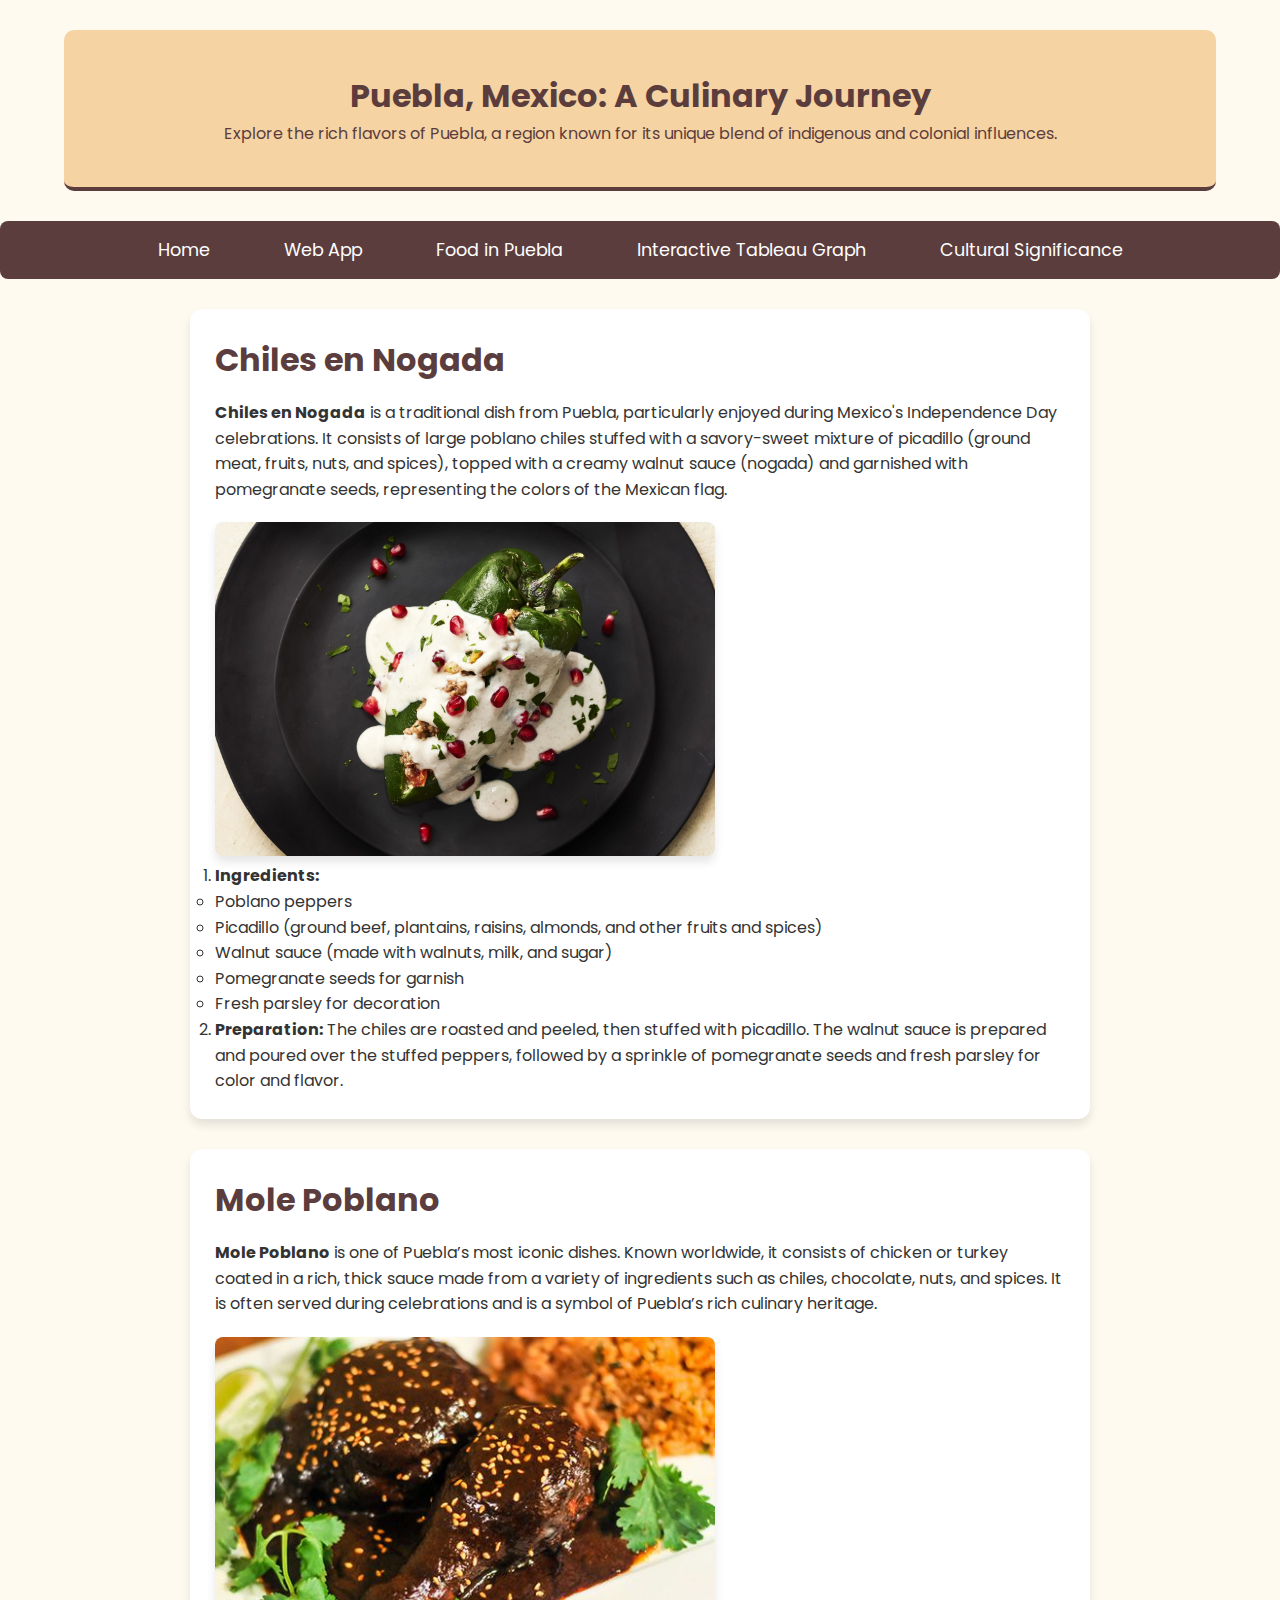
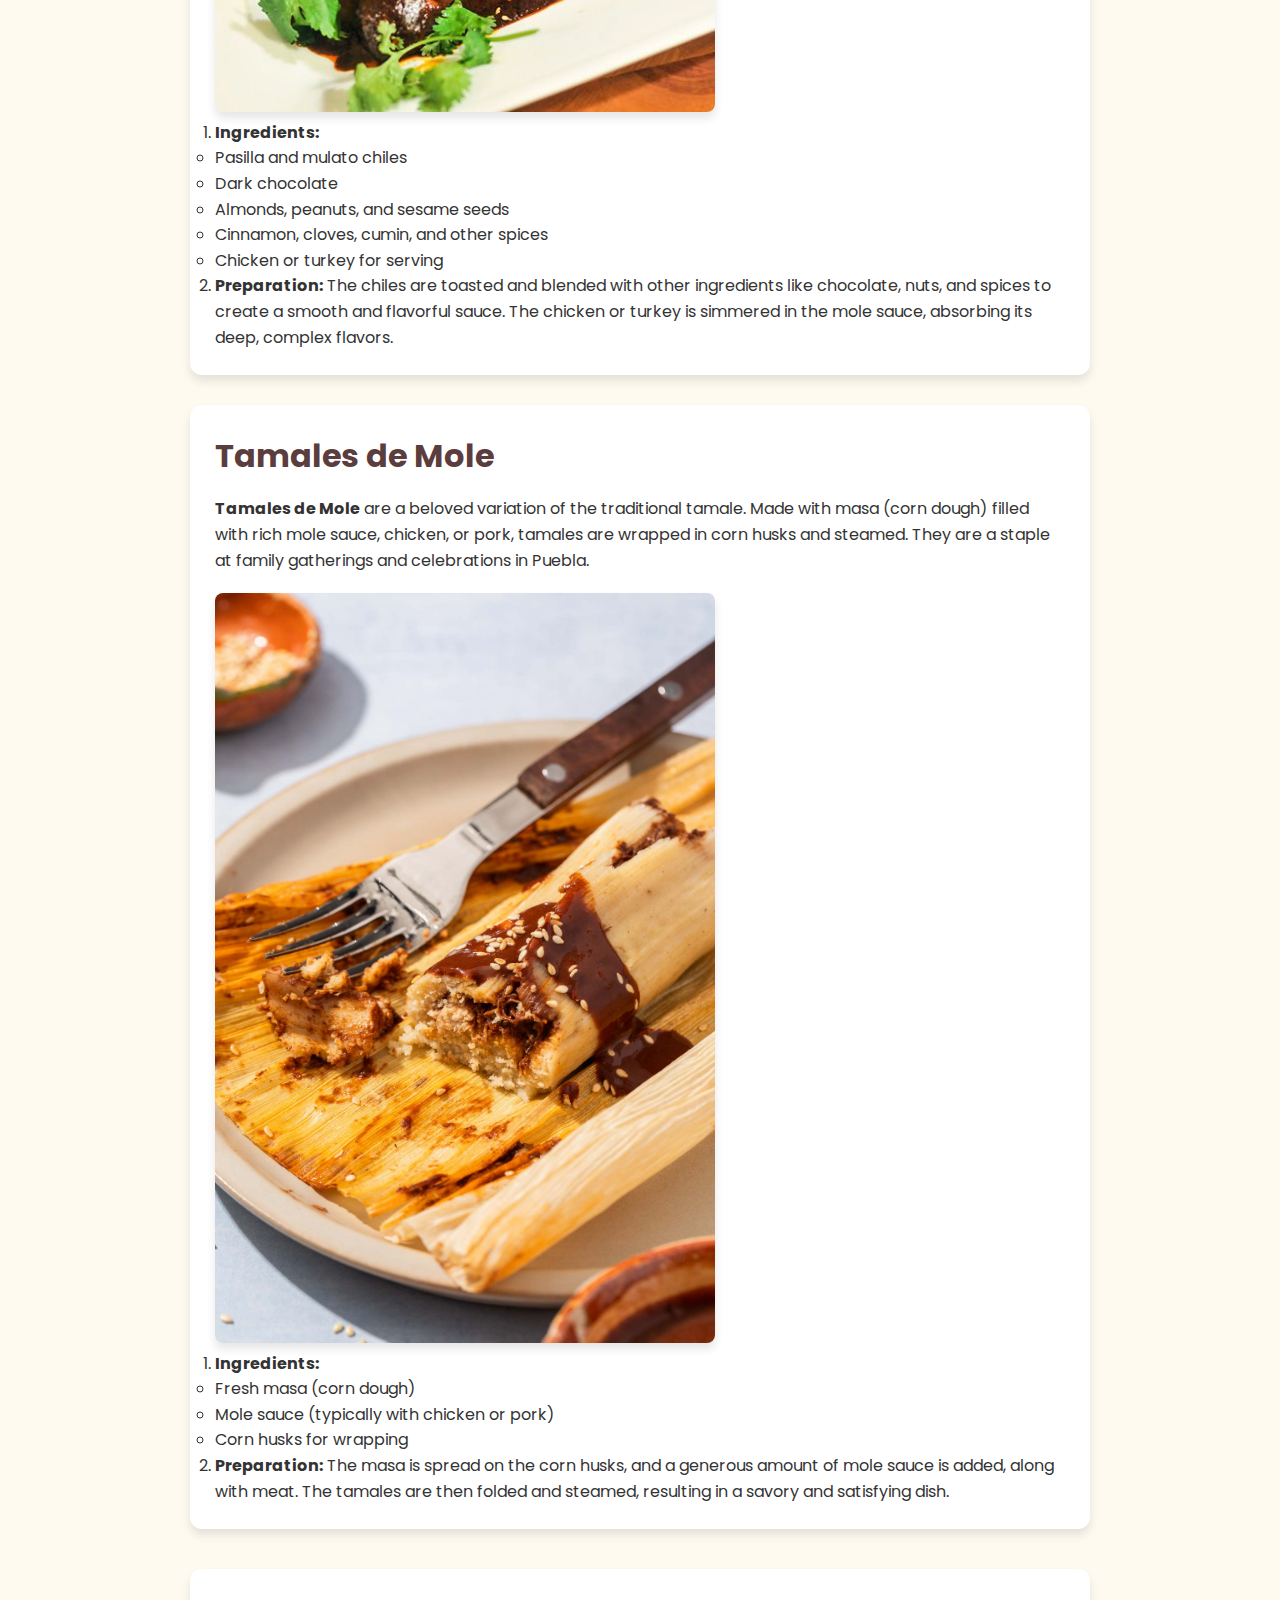
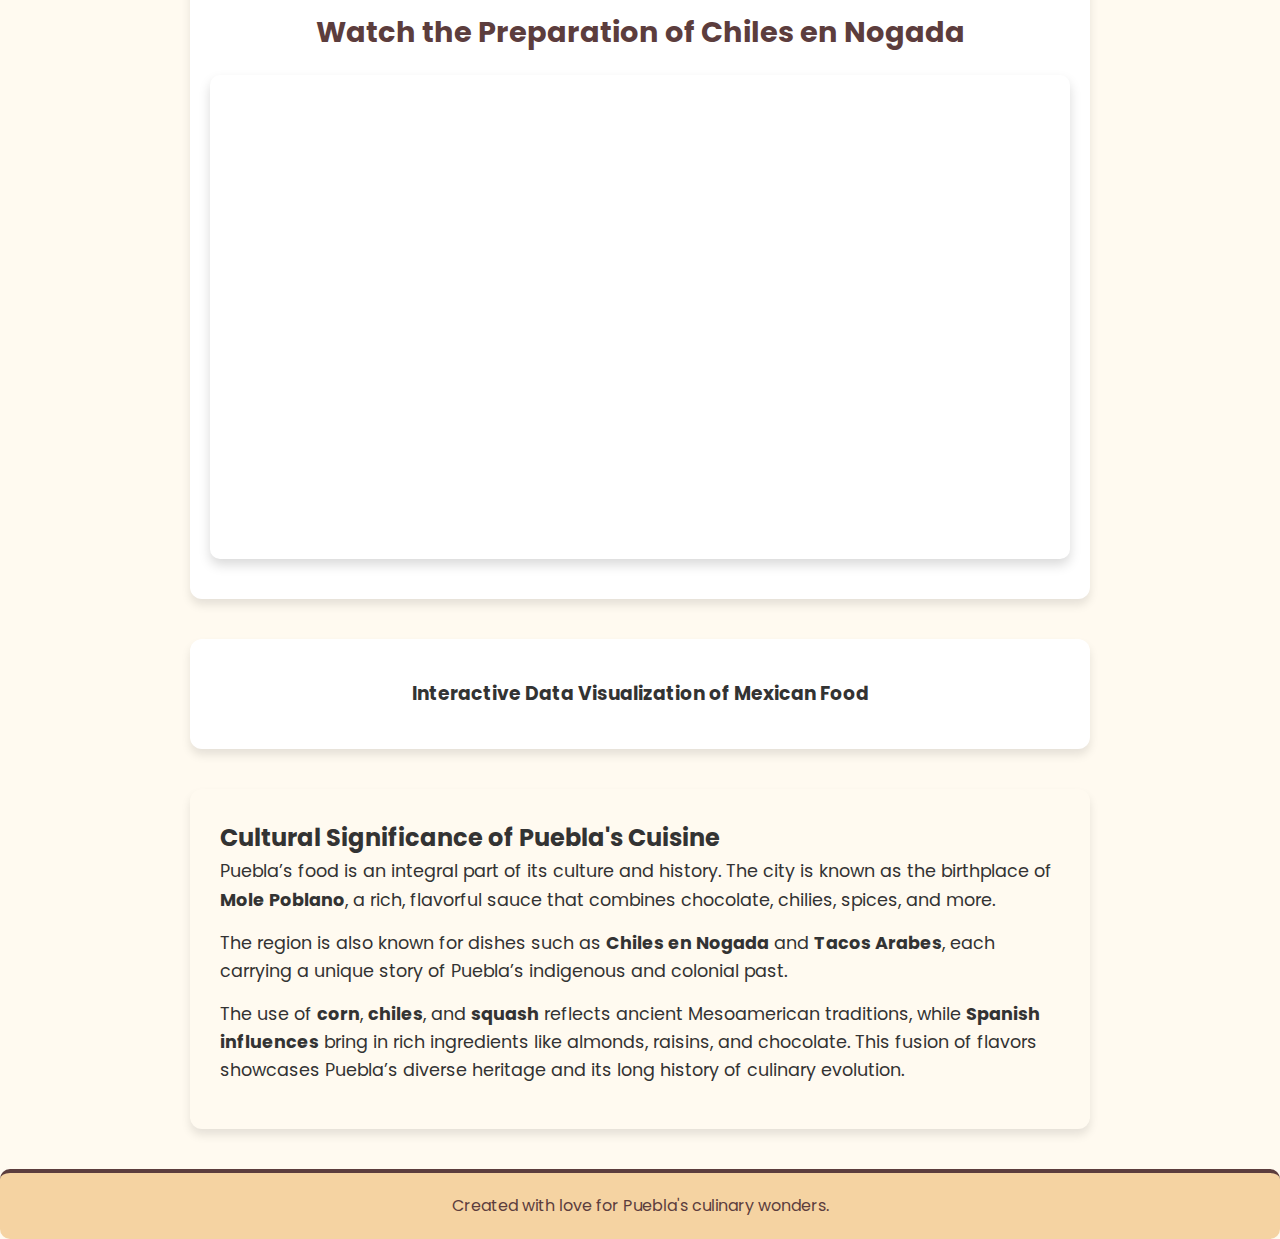
<file: scratch.html>
<!DOCTYPE html>
<html lang="en">
<head>
    <meta charset="UTF-8" />
    <meta name="viewport" content="width=device-width, initial-scale=1.0" />
    <meta http-equiv="X-UA-Compatible" content="ie=edge" />
    <title>Puebla, Mexico: Food Culture</title>
    <link rel="stylesheet" href="css/scratch.css" />
    <link href="https://fonts.googleapis.com/css2?family=Poppins:wght@400;600&display=swap" rel="stylesheet" />
</head>
<body>

    <!-- Header Section -->
    <header>
        <h1>Puebla, Mexico: A Culinary Journey</h1>
        <p>Explore the rich flavors of Puebla, a region known for its unique blend of indigenous and colonial influences.</p>
    </header>

    <!-- Navigation Menu -->
    <nav>
        <ul>
            <li><a href="index.html">Home</a></li>
            <li><a href="webapp.html">Web App</a></li>
            <li><a href="#puebla-food">Food in Puebla</a></li>
            <li><a href="#tableau-graph">Interactive Tableau Graph</a></li>
            <li><a href="#cultural-significance">Cultural Significance</a></li>
        </ul>
    </nav>

    <!-- Main Content Section -->
    <div id="puebla-food">
        <!-- Chiles en Nogada -->
        <div class="food-item">
            <h3>Chiles en Nogada</h3>
            <p><strong>Chiles en Nogada</strong> is a traditional dish from Puebla, particularly enjoyed during Mexico's Independence Day celebrations. It consists of large poblano chiles stuffed with a savory-sweet mixture of picadillo (ground meat, fruits, nuts, and spices), topped with a creamy walnut sauce (nogada) and garnished with pomegranate seeds, representing the colors of the Mexican flag.</p>
            
            <div class="food-image">
                <img src="assets/img/Chiles en Nogada.jpg" alt="Chiles en Nogada">
            </div>
            
            <ol>
                <li><strong>Ingredients:</strong>
                    <ul>
                        <li>Poblano peppers</li>
                        <li>Picadillo (ground beef, plantains, raisins, almonds, and other fruits and spices)</li>
                        <li>Walnut sauce (made with walnuts, milk, and sugar)</li>
                        <li>Pomegranate seeds for garnish</li>
                        <li>Fresh parsley for decoration</li>
                    </ul>
                </li>
                <li><strong>Preparation:</strong> The chiles are roasted and peeled, then stuffed with picadillo. The walnut sauce is prepared and poured over the stuffed peppers, followed by a sprinkle of pomegranate seeds and fresh parsley for color and flavor.</li>
            </ol>
        </div>

        <!-- Mole Poblano -->
        <div class="food-item">
            <h3>Mole Poblano</h3>
            <p><strong>Mole Poblano</strong> is one of Puebla’s most iconic dishes. Known worldwide, it consists of chicken or turkey coated in a rich, thick sauce made from a variety of ingredients such as chiles, chocolate, nuts, and spices. It is often served during celebrations and is a symbol of Puebla’s rich culinary heritage.</p>
            
            <div class="food-image">
                <img src="assets/img/Mole Poblano.jpg" alt="Mole Poblano">
            </div>
            
            <ol>
                <li><strong>Ingredients:</strong>
                    <ul>
                        <li>Pasilla and mulato chiles</li>
                        <li>Dark chocolate</li>
                        <li>Almonds, peanuts, and sesame seeds</li>
                        <li>Cinnamon, cloves, cumin, and other spices</li>
                        <li>Chicken or turkey for serving</li>
                    </ul>
                </li>
                <li><strong>Preparation:</strong> The chiles are toasted and blended with other ingredients like chocolate, nuts, and spices to create a smooth and flavorful sauce. The chicken or turkey is simmered in the mole sauce, absorbing its deep, complex flavors.</li>
            </ol>
        </div>

        <!-- Tamales de Mole -->
        <div class="food-item">
            <h3>Tamales de Mole</h3>
            <p><strong>Tamales de Mole</strong> are a beloved variation of the traditional tamale. Made with masa (corn dough) filled with rich mole sauce, chicken, or pork, tamales are wrapped in corn husks and steamed. They are a staple at family gatherings and celebrations in Puebla.</p>
            
            <div class="food-image">
                <img src="assets/img/Tamales de Mole.jpg" alt="Tamales de Mole">
            </div>
            
            <ol>
                <li><strong>Ingredients:</strong>
                    <ul>
                        <li>Fresh masa (corn dough)</li>
                        <li>Mole sauce (typically with chicken or pork)</li>
                        <li>Corn husks for wrapping</li>
                    </ul>
                </li>
                <li><strong>Preparation:</strong> The masa is spread on the corn husks, and a generous amount of mole sauce is added, along with meat. The tamales are then folded and steamed, resulting in a savory and satisfying dish.</li>
            </ol>
        </div>
    </div>

    <!-- Embedded YouTube Video -->
    <div id="video-section" class="youtube-section">
        <h3>Watch the Preparation of Chiles en Nogada</h3>
        <div class="video-wrapper">
            <iframe 
                src="https://www.youtube.com/embed/9gkGAgQPAvQ" 
                frameborder="0" 
                allowfullscreen 
                title="Chiles en Nogada Preparation">
            </iframe>
        </div>
    </div>       

    <!-- Interactive Tableau Graph -->
    <div id="tableau-graph" class="tableau-section">
        <h3>Interactive Data Visualization of Mexican Food</h3>
        <div class="tableauPlaceholder" id="viz1744741173223" style="position: relative;">
            <noscript>
                <a href="#">
                    <img alt="Dashboard 1" src="https://public.tableau.com/static/images/Se/SelectedMexicanRestaurantChains1962-2018/Dashboard1/1_rss.png" style="border: none;" />
                </a>
            </noscript>
            <object class="tableauViz" style="display:none;">
                <param name="host_url" value="https%3A%2F%2Fpublic.tableau.com%2F" />
                <param name="embed_code_version" value="3" />
                <param name="site_root" value="" />
                <param name="name" value="SelectedMexicanRestaurantChains1962-2018/Dashboard1" />
                <param name="tabs" value="no" />
                <param name="toolbar" value="yes" />
                <param name="static_image" value="https://public.tableau.com/static/images/Se/SelectedMexicanRestaurantChains1962-2018/Dashboard1/1.png" />
                <param name="animate_transition" value="yes" />
                <param name="display_static_image" value="yes" />
                <param name="display_spinner" value="yes" />
                <param name="display_overlay" value="yes" />
                <param name="display_count" value="yes" />
                <param name="language" value="en-US" />
            </object>
        </div>
        <script type="text/javascript">
            var divElement = document.getElementById('viz1744741173223');
            var vizElement = divElement.getElementsByTagName('object')[0];
            vizElement.style.minWidth = '420px';
            vizElement.style.maxWidth = '1000px';
            vizElement.style.width = '100%';
            vizElement.style.minHeight = '587px';
            vizElement.style.maxHeight = '887px';
            vizElement.style.height = (divElement.offsetWidth * 0.75) + 'px';
            var scriptElement = document.createElement('script');
            scriptElement.src = 'https://public.tableau.com/javascripts/api/viz_v1.js';
            vizElement.parentNode.insertBefore(scriptElement, vizElement);
        </script>
    </div>
    

    <!-- Cultural Significance Section -->
    <section id="cultural-significance" class="extra-section">
        <h2>Cultural Significance of Puebla's Cuisine</h2>
        <p>
            Puebla’s food is an integral part of its culture and history. The city is known as the birthplace of <strong>Mole Poblano</strong>, 
            a rich, flavorful sauce that combines chocolate, chilies, spices, and more.
        </p>
        <p>
            The region is also known for dishes such as <strong>Chiles en Nogada</strong> and <strong>Tacos Arabes</strong>, each carrying a unique story of Puebla’s indigenous and colonial past.
        </p>
        <p>
            The use of <strong>corn</strong>, <strong>chiles</strong>, and <strong>squash</strong> reflects ancient Mesoamerican traditions, while <strong>Spanish influences</strong> 
            bring in rich ingredients like almonds, raisins, and chocolate. This fusion of flavors showcases Puebla’s diverse heritage and its long history of culinary evolution.
        </p>
    </section>

    <!-- Footer -->
    <footer>
        <p>Created with love for Puebla's culinary wonders.</p>
    </footer>

    <!-- Back to Top Button -->
    <div id="back-to-top">&#8593; Back to Top</div>

    <script>
        window.onscroll = function () {
            var topButton = document.getElementById("back-to-top");
            if (document.body.scrollTop > 200 || document.documentElement.scrollTop > 200) {
                topButton.style.display = "block";
            } else {
                topButton.style.display = "none";
            }
        };
        document.getElementById("back-to-top").onclick = function () {
            window.scrollTo({ top: 0, behavior: "smooth" });
        };
    </script>
</body>
</html>
</file>
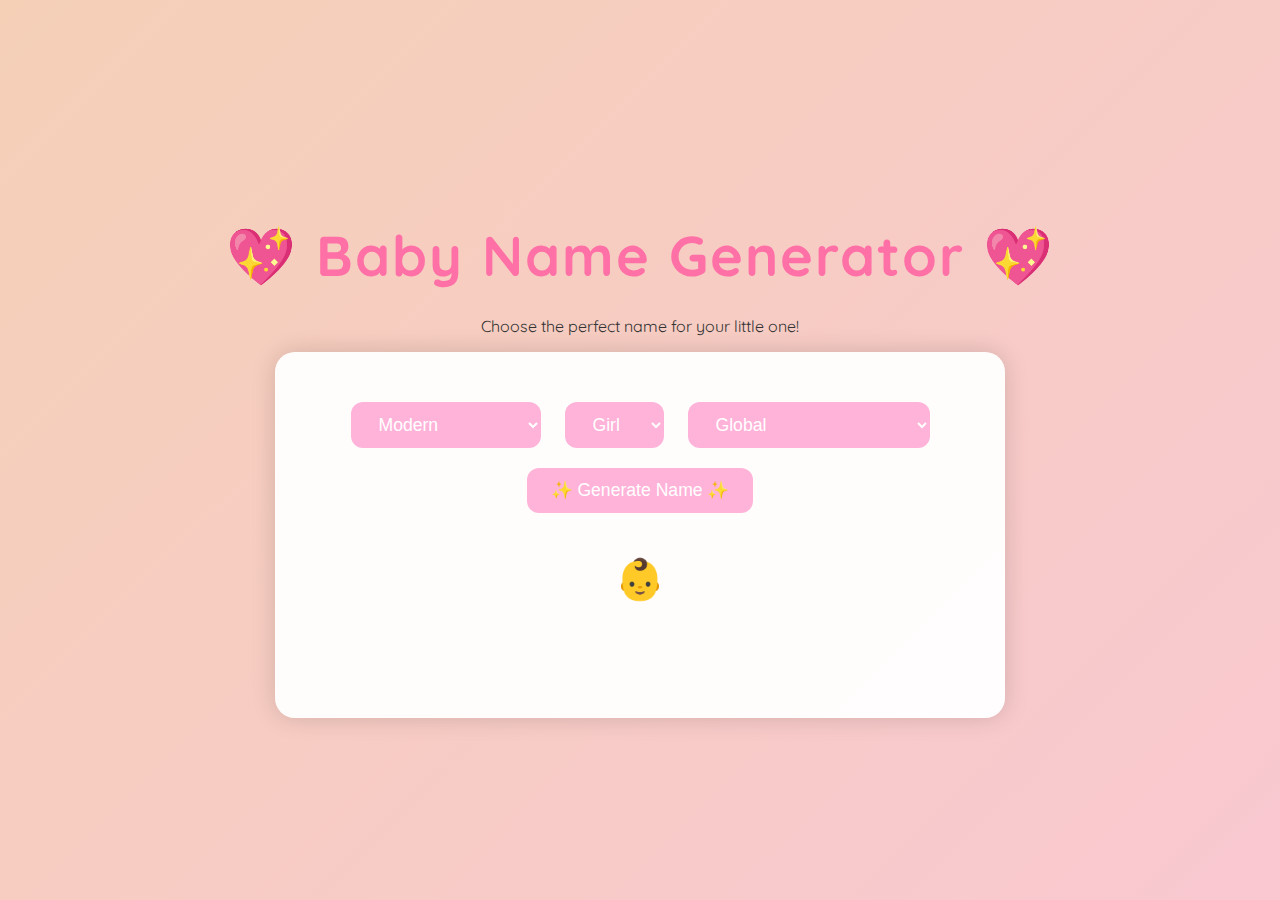
<file: webapp.html>
<!DOCTYPE html>
<html lang="en">
<head>
  <meta charset="UTF-8" />
  <meta name="viewport" content="width=device-width, initial-scale=1.0"/>
  <title>💖 Baby Name Generator 💖</title>
  <link href="https://fonts.googleapis.com/css2?family=Quicksand:wght@400;700&display=swap" rel="stylesheet">
  <style>
    body {
      margin: 0;
      font-family: 'Quicksand', sans-serif;
      background: linear-gradient(135deg, #f5d0b7, #f9c8d1);
      color: #333;
      text-align: center;
      display: flex;
      flex-direction: column;
      justify-content: center;
      min-height: 100vh;
    }

    h1 {
      font-size: 3.5em;
      margin-bottom: 10px;
      color: #ff70a6;
      letter-spacing: 2px;
    }

    .generator-box {
      background: rgba(255, 255, 255, 0.95);
      border-radius: 20px;
      padding: 40px;
      width: 90%;
      max-width: 650px;
      margin: 0 auto;
      box-shadow: 0 0 25px rgba(0, 0, 0, 0.15);
    }

    select, button {
      padding: 12px 24px;
      margin: 10px;
      font-size: 1.1em;
      border: none;
      border-radius: 12px;
      cursor: pointer;
      background-color: #ffb3d9;
      color: #fff;
      transition: background 0.3s ease;
    }

    select:hover, button:hover {
      background-color: #ff70a6;
    }

    .name-result {
      font-size: 2.5em;
      margin: 30px 0 10px;
      font-weight: bold;
      animation: glow 2s infinite alternate;
      color: #ff70a6;
    }

    .oracle {
      font-size: 1.3em;
      color: #555;
      margin-top: 15px;
      font-style: italic;
      transition: opacity 0.4s ease-in-out;
      min-height: 60px;
    }

    @keyframes glow {
      from {
        text-shadow: 0 0 10px #ff70a6, 0 0 20px #ff70a6;
      }
      to {
        text-shadow: 0 0 20px #ff70a6, 0 0 30px #ff70a6;
      }
    }
  </style>
</head>
<body>
  <h1>💖 Baby Name Generator 💖</h1>
  <p>Choose the perfect name for your little one!</p>

  <div class="generator-box">
    <select id="style">
      <option value="modern">Modern</option>
      <option value="vintage">Vintage</option>
      <option value="fantasy">Fantasy</option>
      <option value="mythological">Mythological</option>
      <option value="nature">Nature-Inspired</option>
      <option value="futuristic">Futuristic</option>
      <option value="popculture">Pop Culture</option>
    </select>

    <select id="gender">
      <option value="girl">Girl</option>
      <option value="boy">Boy</option>
      <option value="any">Any</option>
    </select>

    <select id="region">
      <option value="global">Global</option>
      <option value="nordic">Nordic</option>
      <option value="japanese">Japanese</option>
      <option value="arabic">Arabic</option>
      <option value="french">French</option>
      <option value="african">African</option>
      <option value="slavic">Slavic</option>
      <option value="nativeamerican">Native American</option>
      <option value="indian">Indian (Hindi/Sanskrit)</option>
    </select>

    <button id="generateBtn">✨ Generate Name ✨</button>

    <div class="name-result" id="resultName">👶</div>
    <div class="oracle" id="oracleMessage"></div>
  </div>

  <script>
    const names = {
      modern: { boy: ["Jaxon", "Kai", "Zayden", "Leo", "Maverick"], girl: ["Nova", "Aria", "Zoe", "Luna", "Harper"] },
      vintage: { boy: ["Theodore", "Henry", "Arthur", "Walter", "Oscar"], girl: ["Clara", "Eleanor", "Mabel", "Florence", "Hazel"] },
      fantasy: { boy: ["Aelric", "Thorne", "Draven", "Kael", "Lucan"], girl: ["Elira", "Sylvi", "Arwen", "Lyra", "Nimara"] },
      mythological: { boy: ["Zeus", "Apollo", "Hercules", "Thor", "Loki"], girl: ["Athena", "Freya", "Artemis", "Hera", "Persephone"] },
      nature: { boy: ["River", "Ash", "Oak", "Sky", "Wolf"], girl: ["Willow", "Rose", "Ivy", "Lily", "Autumn"] },
      futuristic: { boy: ["Zane", "Caden", "Axel", "Kai", "Jett"], girl: ["Nova", "Astra", "Lyra", "Quinn", "Zara"] },
      popculture: { boy: ["Luke", "Anakin", "Jon", "Harry", "Clark"], girl: ["Leia", "Aria", "Khaleesi", "Hermione", "Wanda"] },
      nordic: { boy: ["Bjorn", "Erik", "Leif", "Sven", "Thor"], girl: ["Astrid", "Freya", "Ingrid", "Saga", "Liv"] },
      japanese: { boy: ["Haruto", "Ren", "Takumi", "Souta", "Kaito"], girl: ["Yui", "Hana", "Aiko", "Rin", "Mei"] },
      arabic: { boy: ["Omar", "Yusuf", "Khalid", "Tariq", "Samir"], girl: ["Layla", "Noor", "Amina", "Zara", "Nadia"] },
      french: { boy: ["Louis", "Jules", "Hugo", "Emile", "Maxime"], girl: ["Amelie", "Chloe", "Sophie", "Juliette", "Elodie"] },
      african: { boy: ["Kofi", "Kwame", "Zuberi", "Tariq", "Omar"], girl: ["Amina", "Zara", "Imani", "Nia", "Asha"] },
      slavic: { boy: ["Vladimir", "Alexei", "Mikhail", "Nikolai", "Dmitri"], girl: ["Anastasia", "Katerina", "Olga", "Irina", "Elena"] },
      nativeamerican: { boy: ["Dakota", "Tawodi", "Ahyoka", "Kitchi", "Takoda"], girl: ["Aiyana", "Takara", "Wynona", "Sakari", "Pavati"] },
      indian: { boy: ["Aarav", "Vivaan", "Ishaan", "Raghav", "Dev"], girl: ["Aditi", "Anaya", "Meera", "Isha", "Priya"] }
    };

    const predictions = {
      modern: ["will disrupt trends and start new ones!", "has a bright future in tech innovation!", "is destined to shine on social media!"],
      vintage: ["will bring old soul wisdom to the world.", "was born to host elegant tea parties.", "might love classic literature and jazz."],
      fantasy: ["will ride dragons before their fifth birthday.", "is fated to discover hidden kingdoms.", "might have magical powers by moonlight."],
      mythological: ["will wrestle gods and win.", "is descended from legends untold.", "was born under a divine prophecy."],
      nature: ["will talk to trees and animals.", "is most at peace barefoot in a forest.", "might one day protect the planet."],
      futuristic: ["will explore galaxies in a neon spacesuit.", "may invent teleportation.", "is from the year 3024 (but don’t tell anyone)."],
      popculture: ["will star in their own Netflix series.", "knows every fandom ever.", "may be the next superhero."],
    };

    const resultName = document.getElementById("resultName");
    const oracleMessage = document.getElementById("oracleMessage");

    function getRandom(arr) {
      return arr[Math.floor(Math.random() * arr.length)];
    }

    function generateName() {
      const style = document.getElementById("style").value;
      let gender = document.getElementById("gender").value;
      const region = document.getElementById("region").value;

      if (gender === "any") gender = Math.random() < 0.5 ? "boy" : "girl";

      let pool = [];

      if (region !== "global" && names[region] && names[region][gender]) {
        pool = names[region][gender];
      } else if (names[style] && names[style][gender]) {
        pool = names[style][gender];
      }

      const name = getRandom(pool);
      resultName.textContent = name;

      const prediction = getRandom(predictions[style] || ["has a mysterious destiny..."]);
      oracleMessage.textContent = `${name} ${prediction}`;
    }

    document.getElementById("generateBtn").addEventListener("click", generateName);
  </script>
</body>
</html>
</file>
<file: css/scratch.css>
* {
    margin: 0;
    padding: 0;
    box-sizing: border-box;
}

body {
    font-family: 'Poppins', sans-serif;
    background-color: #FFFAF0;
    color: #333;
    line-height: 1.6;
}

header {
    background-color: #F5D3A2;
    color: #5c3d3d;
    padding: 40px;
    text-align: center;
    border-bottom: 4px solid #5c3d3d;
    border-radius: 10px;
    width: 90%;
    margin: 30px auto;
}

nav {
    background-color: #5c3d3d;
    color: white;
    padding: 15px 0;
    text-align: center;
    border-radius: 8px;
    margin: 20px auto;
}

nav ul {
    list-style: none;
}

nav ul li {
    display: inline;
    margin: 0 20px;
}

nav ul li a {
    color: white;
    font-size: 1.1rem;
    text-decoration: none;
    padding: 10px 15px;
}

nav ul li a:hover {
    background-color: #F5D3A2;
    color: #5c3d3d;
    border-radius: 5px;
}

.food-item {
    background-color: #fff;
    margin: 30px auto;
    padding: 25px;
    max-width: 900px;
    border-radius: 12px;
    box-shadow: 0 6px 10px rgba(0, 0, 0, 0.1);
}

.food-item h3 {
    font-size: 2rem;
    color: #5c3d3d;
    margin-bottom: 15px;
}

.food-image img {
    width: 100%;
    max-width: 500px;
    border-radius: 8px;
    margin-top: 20px;
    box-shadow: 0 6px 10px rgba(0, 0, 0, 0.1);
}

.youtube-section {
    background-color: #fff;
    padding: 40px 20px;
    margin: 40px auto;
    text-align: center;
    max-width: 900px;
    border-radius: 12px;
    box-shadow: 0 6px 10px rgba(0, 0, 0, 0.1);
}

.youtube-section h3 {
    color: #5c3d3d;
    font-size: 1.8rem;
    margin-bottom: 20px;
}

/* Responsive video container */
.video-wrapper {
    position: relative;
    padding-bottom: 56.25%; /* 16:9 Aspect Ratio */
    height: 0;
    overflow: hidden;
    border-radius: 10px;
    box-shadow: 0 6px 12px rgba(0, 0, 0, 0.15);
}

.video-wrapper iframe {
    position: absolute;
    top: 0;
    left: 0;
    width: 100%;
    height: 100%;
    border: none;
    border-radius: 10px;
}



.tableau-section {
    background-color: #ffffff;
    padding: 40px 20px;
    margin: 40px auto;
    border-radius: 12px;
    text-align: center;
    max-width: 900px;
    box-shadow: 0 6px 10px rgba(0, 0, 0, 0.1);
}


footer {
    background-color: #F5D3A2;
    padding: 20px;
    text-align: center;
    font-size: 1rem;
    color: #5c3d3d;
    margin-top: 40px;
    border-top: 4px solid #5c3d3d;
    border-radius: 10px;
}

#back-to-top {
    display: none;
    position: fixed;
    bottom: 20px;
    right: 20px;
    background-color: #5c3d3d;
    color: white;
    padding: 10px 20px;
    border-radius: 50%;
    cursor: pointer;
    font-size: 1.5rem;
    box-shadow: 0 6px 10px rgba(0, 0, 0, 0.1);
}

#back-to-top:hover {
    background-color: #F5D3A2;
    color: #5c3d3d;
}

.extra-section {
    background-color: #FFFAF0;
    padding: 30px;
    margin: 40px auto;
    border-radius: 12px;
    max-width: 900px;
    box-shadow: 0 6px 10px rgba(0, 0, 0, 0.1);
}

.extra-section p {
    margin-bottom: 15px;
    font-size: 1.1rem;
}

@media (max-width: 768px) {
    nav ul li {
        display: block;
        margin: 10px 0;
    }

    .food-item,
    .extra-section,
    .youtube-video iframe,
    #tableau-graph iframe {
        max-width: 100%;
        padding: 20px;
    }
}

nav ul li a.home-link {
    font-weight: bold;
    text-decoration: underline;
    background-color: #F5D3A2;
    color: #5c3d3d;
    border-radius: 5px;
}

nav ul li a.home-link:hover {
    background-color: #e3b97f;
    color: white;
}
</file>
